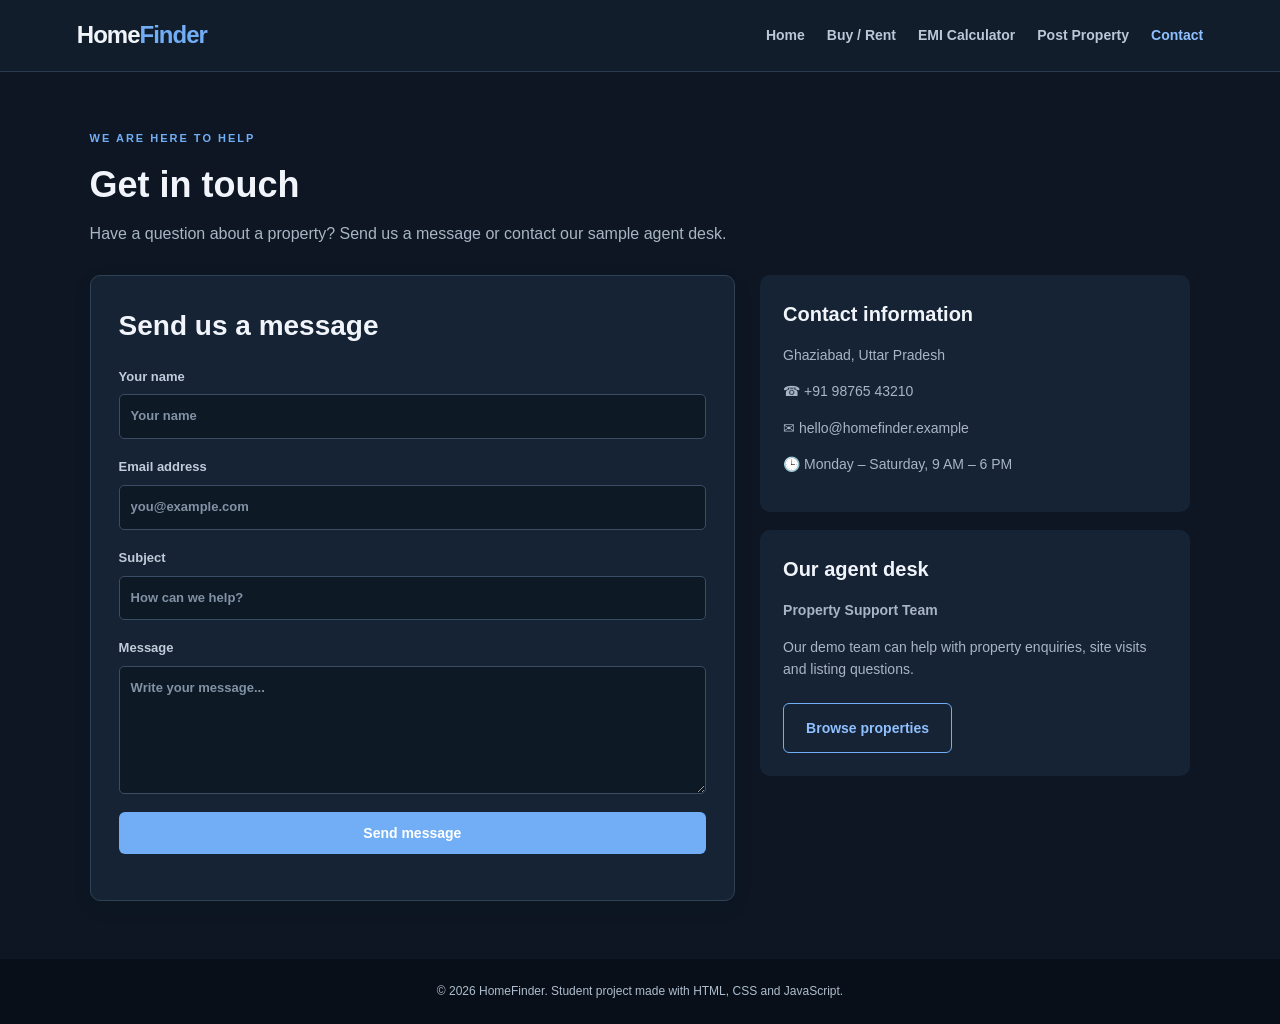
<file: contact.html>
<!DOCTYPE html>
<html lang="en">

<head>
  <meta charset="UTF-8">
  <meta name="viewport" content="width=device-width, initial-scale=1.0">
  <title>HomeFinder | Contact</title>
  <link rel="stylesheet" href="style.css">
  <script src="script.js" defer></script>
</head>

<body>
  <header class="site-header"><a class="logo" href="index.html">Home<span>Finder</span></a>
    <nav><a href="index.html">Home</a><a href="listings.html">Buy / Rent</a><a href="emi.html">EMI Calculator</a><a
        href="post-property.html">Post Property</a><a class="active" href="contact.html">Contact</a></nav>
  </header>
  <main class="section">
    <p class="eyebrow">WE ARE HERE TO HELP</p>
    <h1 class="page-title">Get in touch</h1>
    <p class="intro">Have a question about a property? Send us a message or contact our sample agent desk.</p>
    <div class="contact-layout">
      <form class="form-card" id="contactForm">
        <h2>Send us a message</h2><label>Your name<input type="text" required
            placeholder="Your name"></label><label>Email address<input type="email" required
            placeholder="you@example.com"></label><label>Subject<input type="text" required
            placeholder="How can we help?"></label><label>Message<textarea rows="5" required
            placeholder="Write your message..."></textarea></label><button class="btn" type="submit">Send
          message</button>
        <p id="contactMessage" class="form-message" aria-live="polite"></p>
      </form>
      <div class="contact-side">
        <div class="contact-card">
          <h2>Contact information</h2>
          <p>Ghaziabad, Uttar Pradesh</p>
          <p>☎ +91 98765 43210</p>
          <p>✉ hello@homefinder.example</p>
          <p>🕒 Monday – Saturday, 9 AM – 6 PM</p>
        </div>
        <div class="contact-card">
          <h2>Our agent desk</h2>
          <p><strong>Property Support Team</strong></p>
          <p>Our demo team can help with property enquiries, site visits and listing questions.</p><a
            class="btn btn-outline" href="listings.html">Browse properties</a>
        </div>
      </div>
    </div>
  </main>
  <footer>
    <p>© 2026 HomeFinder. Student project made with HTML, CSS and JavaScript.</p>
  </footer>
</body>

</html>
</file>
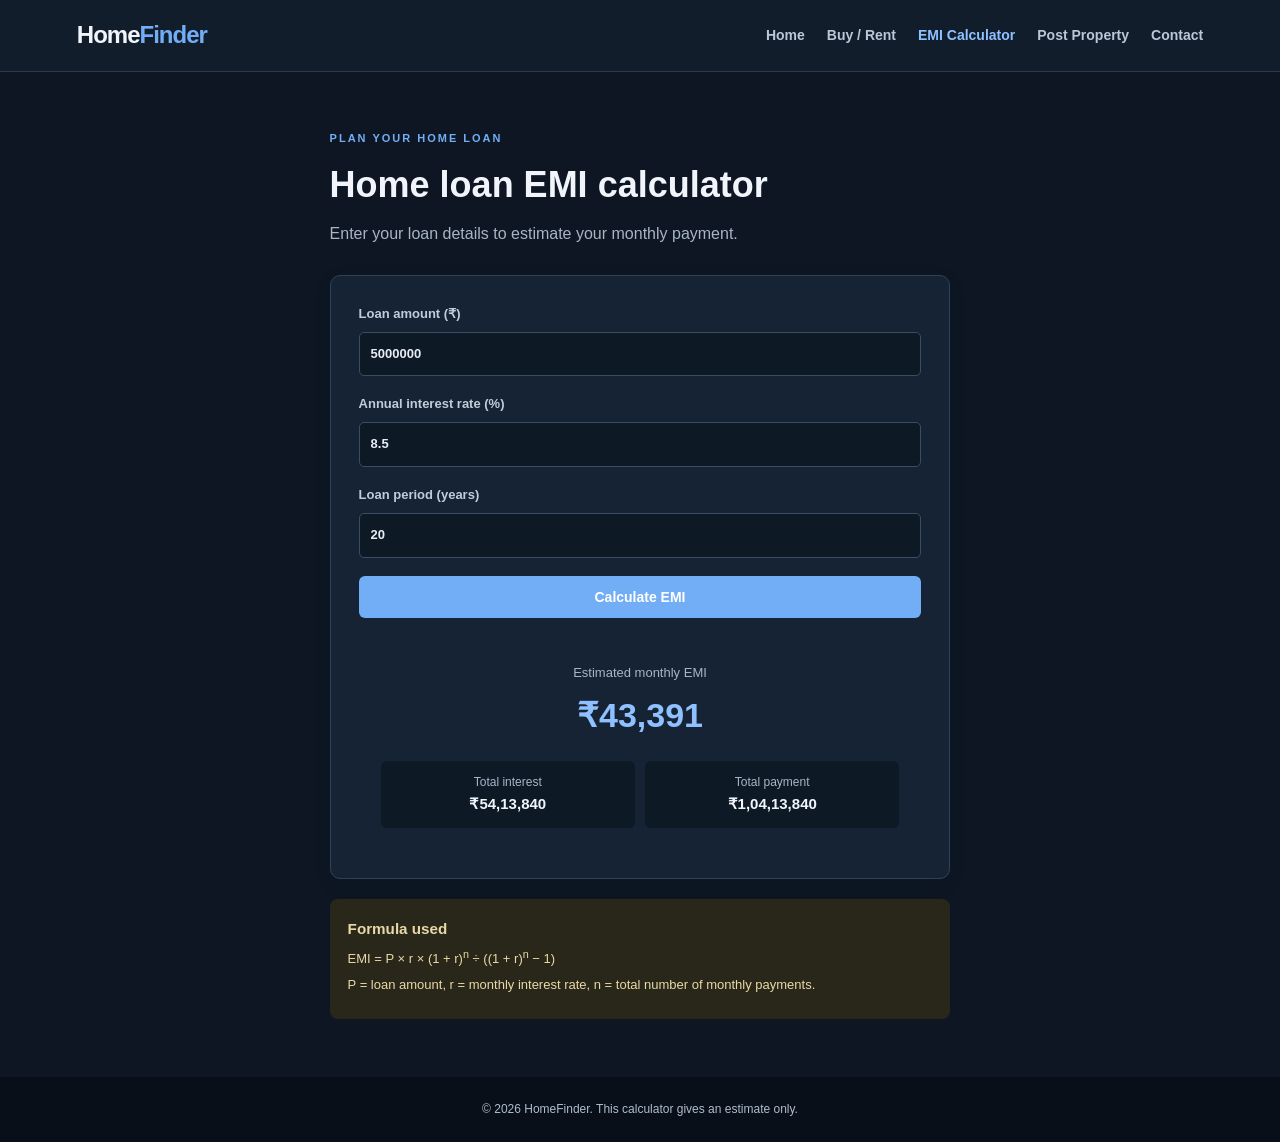
<file: emi.html>
<!DOCTYPE html>
<html lang="en">

<head>
  <meta charset="UTF-8">
  <meta name="viewport" content="width=device-width, initial-scale=1.0">
  <title>HomeFinder | EMI Calculator</title>
  <link rel="stylesheet" href="style.css">
  <script src="script.js" defer></script>
</head>

<body>
  <header class="site-header"><a class="logo" href="index.html">Home<span>Finder</span></a>
    <nav><a href="index.html">Home</a><a href="listings.html">Buy / Rent</a><a class="active" href="emi.html">EMI
        Calculator</a><a href="post-property.html">Post Property</a><a href="contact.html">Contact</a></nav>
  </header>
  <main class="section narrow">
    <p class="eyebrow">PLAN YOUR HOME LOAN</p>
    <h1 class="page-title">Home loan EMI calculator</h1>
    <p class="intro">Enter your loan details to estimate your monthly payment.</p>
    <div class="calculator-card">
      <label>Loan amount (₹)<input type="number" id="loanAmount" value="5000000" min="1"></label>
      <label>Annual interest rate (%)<input type="number" id="interestRate" value="8.5" min="0" step="0.1"></label>
      <label>Loan period (years)<input type="number" id="loanYears" value="20" min="1" max="40"></label>
      <button class="btn" id="calculateEMI">Calculate EMI</button>
      <div class="emi-result" aria-live="polite">
        <p>Estimated monthly EMI</p>
        <h2 id="emiValue">₹43,391</h2>
        <div class="result-grid">
          <div><span>Total interest</span><strong id="interestValue">₹54,13,840</strong></div>
          <div><span>Total payment</span><strong id="totalValue">₹1,04,13,840</strong></div>
        </div>
      </div>
    </div>
    <div class="info-note">
      <h3>Formula used</h3>
      <p>EMI = P × r × (1 + r)<sup>n</sup> ÷ ((1 + r)<sup>n</sup> − 1)</p>
      <p>P = loan amount, r = monthly interest rate, n = total number of monthly payments.</p>
    </div>
  </main>
  <footer>
    <p>© 2026 HomeFinder. This calculator gives an estimate only.</p>
  </footer>
</body>

</html>
</file>
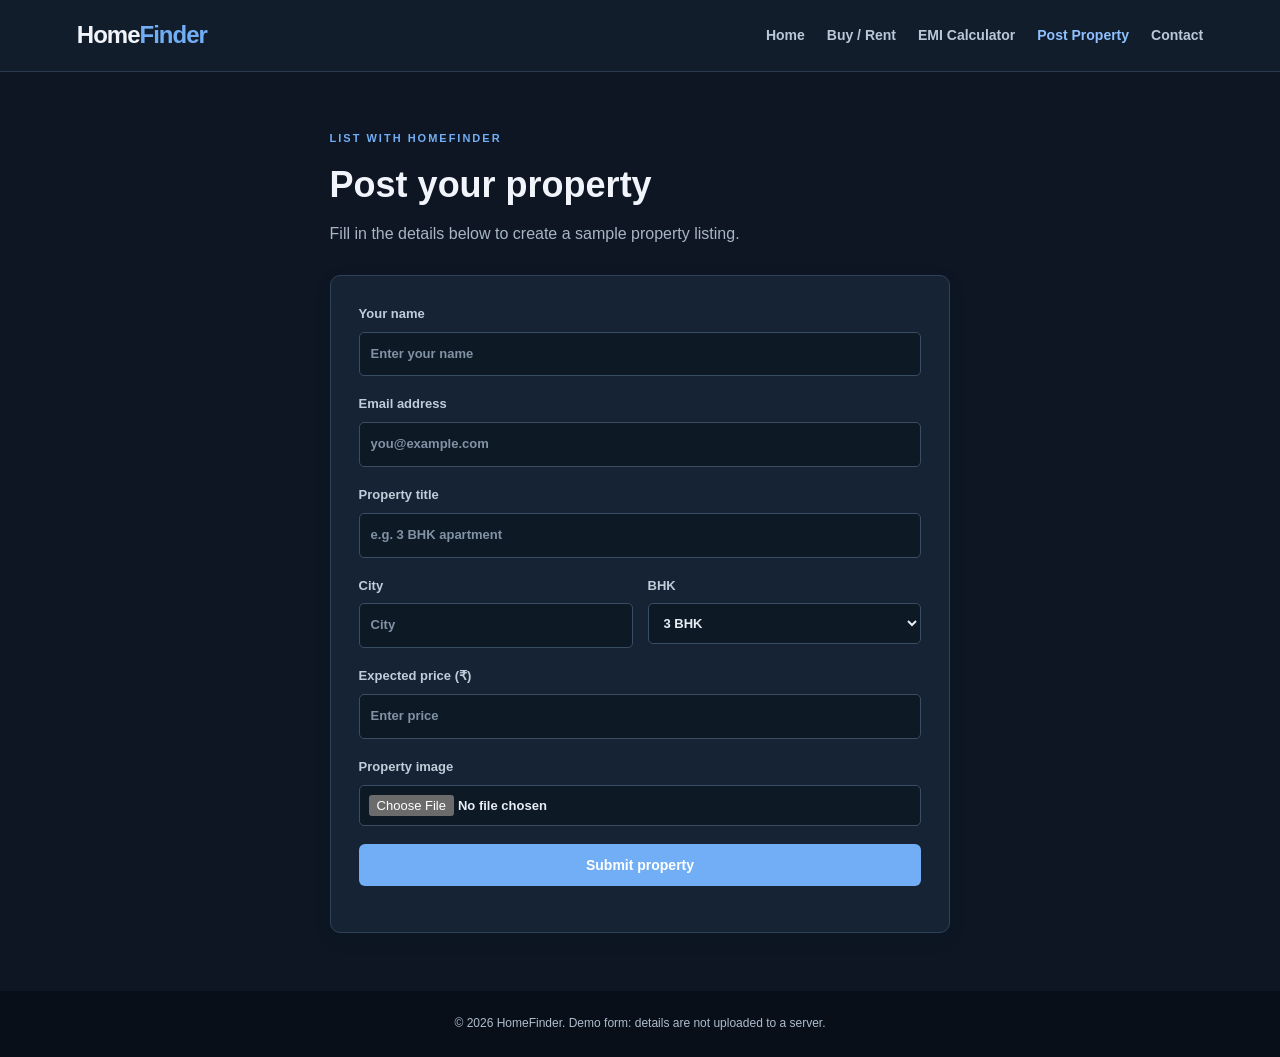
<file: post-property.html>
<!DOCTYPE html>
<html lang="en">

<head>
  <meta charset="UTF-8">
  <meta name="viewport" content="width=device-width, initial-scale=1.0">
  <title>HomeFinder | Post Property</title>
  <link rel="stylesheet" href="style.css">
  <script src="script.js" defer></script>
</head>

<body>
  <header class="site-header"><a class="logo" href="index.html">Home<span>Finder</span></a>
    <nav><a href="index.html">Home</a><a href="listings.html">Buy / Rent</a><a href="emi.html">EMI Calculator</a><a
        class="active" href="post-property.html">Post Property</a><a href="contact.html">Contact</a></nav>
  </header>
  <main class="section narrow">
    <p class="eyebrow">LIST WITH HOMEFINDER</p>
    <h1 class="page-title">Post your property</h1>
    <p class="intro">Fill in the details below to create a sample property listing.</p>
    <form class="form-card" id="propertyForm">
      <label>Your name<input type="text" id="ownerName" placeholder="Enter your name" required></label>
      <label>Email address<input type="email" id="ownerEmail" placeholder="you@example.com" required></label>
      <label>Property title<input type="text" id="propertyTitle" placeholder="e.g. 3 BHK apartment" required></label>
      <div class="two-fields"><label>City<input type="text" id="propertyCity" placeholder="City"
            required></label><label>BHK<select id="propertyBhk">
            <option>1 BHK</option>
            <option>2 BHK</option>
            <option selected>3 BHK</option>
            <option>4 BHK</option>
          </select></label></div>
      <label>Expected price (₹)<input type="number" id="propertyPrice" min="1" placeholder="Enter price"
          required></label>
      <label>Property image<input type="file" id="propertyImage" accept="image/*"></label>
      <img id="imagePreview" class="image-preview" alt="Selected property preview" hidden>
      <button class="btn" type="submit">Submit property</button>
      <p id="formMessage" class="form-message" aria-live="polite"></p>
    </form>
  </main>
  <footer>
    <p>© 2026 HomeFinder. Demo form: details are not uploaded to a server.</p>
  </footer>
</body>

</html>
</file>
<file: style.css>
:root {
  --navy: #142b45;
  --blue: #2463a6;
  --pale: #f3f6fa;
  --text: #263445;
  --muted: #6d7a89;
  --line: #dfe5ec
}

* {
  box-sizing: border-box
}

body {
  margin: 0;
  font-family: Arial, Helvetica, sans-serif;
  color: var(--text);
  line-height: 1.6;
  background: #fff
}

a {
  color: var(--blue);
  text-decoration: none
}

.site-header {
  min-height: 72px;
  padding: 14px 6%;
  display: flex;
  align-items: center;
  justify-content: space-between;
  gap: 20px;
  background: #fff;
  border-bottom: 1px solid var(--line);
  position: sticky;
  top: 0;
  z-index: 5
}

.logo {
  font-size: 24px;
  font-weight: 800;
  color: var(--navy);
  letter-spacing: -1px
}

.logo span {
  color: var(--blue)
}

nav {
  display: flex;
  gap: 22px;
  flex-wrap: wrap
}

nav a {
  color: #526174;
  font-size: 14px;
  font-weight: 600
}

nav a:hover,
nav a.active {
  color: var(--blue)
}

.hero {
  min-height: 470px;
  background: linear-gradient(90deg, rgba(12, 31, 52, .88), rgba(12, 31, 52, .25)), url('https://images.unsplash.com/photo-1600594324208-5f4a7c7f5c6d?w=1600') center/cover no-repeat;
  display: flex;
  align-items: center;
  padding: 60px 9%;
  background-image: linear-gradient(90deg, rgba(12, 31, 52, .88), rgba(12, 31, 52, .25)), url('https://images.unsplash.com/photo-1600594324208-5f4a7c7f5c6d?w=1600')
}

.hero-content {
  max-width: 560px;
  color: #fff
}

.hero h1 {
  font-size: clamp(38px, 5vw, 60px);
  line-height: 1.08;
  margin: 10px 0 18px
}

.hero p:not(.eyebrow) {
  font-size: 17px;
  color: #e5edf6;
  margin-bottom: 28px
}

.eyebrow {
  font-size: 11px;
  font-weight: 800;
  letter-spacing: 2px;
  color: var(--blue);
  margin: 0 0 8px
}

.hero .eyebrow {
  color: #b9d7f5
}

.btn {
  display: inline-block;
  border: 0;
  border-radius: 6px;
  background: var(--blue);
  color: #fff;
  padding: 13px 22px;
  font-size: 14px;
  font-weight: 700;
  cursor: pointer;
  text-align: center
}

.btn:hover {
  background: #174d87
}

.btn-small {
  padding: 10px 15px
}

.btn-outline {
  background: #fff;
  color: var(--blue);
  border: 1px solid var(--blue);
  margin-top: 10px
}

.btn-outline:hover {
  background: #eef5fc
}

.section {
  padding: 58px 7%;
  max-width: 1300px;
  margin: auto
}

.section.soft {
  max-width: none;
  background: var(--pale);
  padding-left: 7%;
  padding-right: 7%
}

.section-heading {
  display: flex;
  justify-content: space-between;
  align-items: end;
  margin-bottom: 25px
}

.section h2 {
  font-size: 28px;
  color: var(--navy);
  margin: 0
}

.category-grid,
.property-grid {
  display: grid;
  grid-template-columns: repeat(3, 1fr);
  gap: 22px
}

.category-card {
  padding: 28px;
  background: var(--pale);
  border-radius: 10px;
  color: var(--text);
  border: 1px solid var(--line)
}

.category-card span {
  font-size: 30px
}

.category-card h3 {
  margin: 10px 0 4px;
  color: var(--navy)
}

.category-card p {
  margin: 0;
  color: var(--muted);
  font-size: 14px
}

.property-card {
  background: #fff;
  border: 1px solid var(--line);
  border-radius: 10px;
  overflow: hidden;
  box-shadow: 0 5px 18px rgba(23, 44, 68, .05)
}

.property-card>img {
  width: 100%;
  height: 205px;
  object-fit: cover;
  display: block
}

.property-info {
  padding: 18px
}

.property-info h3 {
  margin: 8px 0 3px;
  color: var(--navy)
}

.property-info p {
  margin: 4px 0;
  color: var(--muted);
  font-size: 13px
}

.property-info strong {
  display: block;
  margin: 12px 0;
  color: var(--navy);
  font-size: 18px
}

.property-info>a {
  font-size: 13px;
  font-weight: 700
}

.tag {
  display: inline-block;
  background: #e5f1ff;
  color: #245f9d;
  padding: 4px 9px;
  border-radius: 4px;
  font-size: 11px;
  font-weight: 700
}

.tag.rent {
  background: #e7f7ef;
  color: #23734b
}

footer {
  padding: 23px 6%;
  background: var(--navy);
  color: #d6e0eb;
  text-align: center;
  font-size: 12px
}

footer p {
  margin: 0
}

.page-title {
  font-size: 36px;
  color: var(--navy);
  margin: 0 0 8px
}

.intro {
  color: var(--muted);
  margin: 0 0 28px
}

.filter-panel {
  display: flex;
  align-items: end;
  gap: 18px;
  flex-wrap: wrap;
  background: var(--pale);
  padding: 20px;
  border-radius: 10px;
  margin: 25px 0
}

.filter-panel label,
.form-card label,
.calculator-card label {
  display: flex;
  flex-direction: column;
  gap: 7px;
  font-size: 13px;
  font-weight: 700;
  color: #435267;
  flex: 1;
  min-width: 145px
}

.filter-panel select,
.filter-panel input,
.form-card input,
.form-card select,
.form-card textarea,
.calculator-card input {
  padding: 11px;
  border: 1px solid var(--line);
  border-radius: 5px;
  font: inherit;
  background: #fff;
  color: var(--text);
  width: 100%
}

.range-label {
  min-width: 220px
}

.range-label input {
  padding: 0
}

.toolbar {
  display: flex;
  justify-content: space-between;
  gap: 12px;
  color: var(--muted);
  font-size: 13px;
  margin: 18px 0
}

.toolbar p {
  margin: 0
}

.listing-item[hidden] {
  display: none
}

.card-actions {
  display: flex;
  align-items: center;
  gap: 12px;
  flex-wrap: wrap;
  font-size: 12px
}

.text-button {
  background: none;
  border: 0;
  color: var(--blue);
  cursor: pointer;
  font: inherit
}

.text-button.saved {
  color: #c13d58
}

.compare-check {
  font-size: 12px;
  color: var(--muted)
}

.compare-panel {
  margin-top: 30px;
  padding: 22px;
  background: #f4f8fc;
  border: 1px solid var(--line);
  border-radius: 10px
}

.compare-panel h2 {
  margin: 0 0 14px
}

.compare-table {
  width: 100%;
  border-collapse: collapse;
  background: #fff
}

.compare-table th,
.compare-table td {
  padding: 12px;
  border: 1px solid var(--line);
  text-align: left;
  font-size: 13px
}

.detail-layout {
  display: grid;
  grid-template-columns: 1.5fr 1fr;
  gap: 28px;
  margin-top: 22px
}

.detail-image {
  width: 100%;
  height: 390px;
  object-fit: cover;
  border-radius: 10px
}

.thumb-grid {
  display: grid;
  grid-template-columns: repeat(3, 1fr);
  gap: 10px;
  margin-top: 10px
}

.thumb-grid img {
  width: 100%;
  height: 105px;
  object-fit: cover;
  border-radius: 6px
}

.detail-summary {
  padding: 25px;
  border: 1px solid var(--line);
  border-radius: 10px;
  align-self: start
}

.detail-summary h1 {
  color: var(--navy);
  font-size: 29px;
  margin: 12px 0 4px
}

.detail-summary h2 {
  font-size: 25px;
  margin: 15px 0
}

.detail-summary p {
  color: var(--muted);
  font-size: 14px
}

.feature-row {
  display: flex;
  flex-wrap: wrap;
  gap: 12px;
  margin: 22px 0;
  font-size: 13px
}

.detail-summary .btn {
  width: 100%;
  margin-top: 8px
}

.detail-description {
  max-width: 780px;
  margin-top: 35px
}

.detail-description p {
  color: var(--muted)
}

.detail-description table {
  border-collapse: collapse;
  width: 100%
}

.detail-description th,
.detail-description td {
  text-align: left;
  padding: 11px;
  border-bottom: 1px solid var(--line);
  font-size: 14px
}

.detail-description th {
  width: 35%;
  color: var(--navy)
}

.back-link {
  font-size: 13px
}

.narrow {
  max-width: 800px
}

.calculator-card,
.form-card {
  padding: 28px;
  border: 1px solid var(--line);
  border-radius: 10px;
  box-shadow: 0 6px 22px rgba(20, 43, 69, .06);
  display: flex;
  flex-direction: column;
  gap: 18px
}

.emi-result {
  margin-top: 5px;
  padding: 22px;
  background: var(--pale);
  border-radius: 8px;
  text-align: center
}

.emi-result p {
  margin: 0;
  color: var(--muted);
  font-size: 13px
}

.emi-result h2 {
  font-size: 34px;
  color: var(--blue);
  margin: 5px 0 18px
}

.result-grid {
  display: grid;
  grid-template-columns: 1fr 1fr;
  gap: 10px
}

.result-grid div {
  background: #fff;
  padding: 12px;
  border-radius: 6px
}

.result-grid span,
.result-grid strong {
  display: block
}

.result-grid span {
  font-size: 12px;
  color: var(--muted)
}

.result-grid strong {
  font-size: 15px;
  color: var(--navy)
}

.info-note {
  margin-top: 20px;
  padding: 18px;
  background: #fff8e9;
  border-radius: 8px;
  color: #70572b;
  font-size: 13px
}

.info-note h3 {
  margin: 0 0 5px
}

.info-note p {
  margin: 5px 0
}

.two-fields {
  display: flex;
  gap: 15px
}

.image-preview {
  width: 100%;
  max-height: 260px;
  object-fit: contain;
  background: var(--pale);
  border-radius: 6px
}

.form-message {
  margin: 0;
  color: #23734b;
  font-weight: 700;
  font-size: 14px
}

.contact-layout {
  display: grid;
  grid-template-columns: 1.2fr .8fr;
  gap: 25px;
  align-items: start
}

.contact-side {
  display: grid;
  gap: 18px
}

.contact-card {
  padding: 23px;
  background: var(--pale);
  border-radius: 10px
}

.contact-card h2 {
  font-size: 20px;
  margin-bottom: 12px
}

.contact-card p {
  font-size: 14px;
  color: #586779
}

.contact-card .btn {
  margin-top: 8px
}

.form-card h2 {
  margin: 0;
  color: var(--navy)
}

.form-card textarea {
  resize: vertical
}

.form-card input[type=file] {
  padding: 9px
}

@media(max-width:800px) {
  .site-header {
    align-items: flex-start;
    flex-direction: column
  }

  nav {
    gap: 12px
  }

  .category-grid,
  .property-grid {
    grid-template-columns: repeat(2, 1fr)
  }

  .detail-layout,
  .contact-layout {
    grid-template-columns: 1fr
  }

  .detail-image {
    height: 300px
  }
}

@media(max-width:560px) {
  .section {
    padding: 38px 5%
  }

  .category-grid,
  .property-grid {
    grid-template-columns: 1fr
  }

  .hero {
    min-height: 410px;
    padding: 40px 7%
  }

  .toolbar {
    flex-direction: column
  }

  .two-fields {
    flex-direction: column
  }

  .page-title {
    font-size: 30px
  }

  .detail-image {
    height: 240px
  }

  .filter-panel {
    align-items: stretch
  }

  .filter-panel label {
    min-width: 100%
  }

  .result-grid {
    grid-template-columns: 1fr
  }
}

/* DARK THEME OVERRIDES */
:root {
  --navy: #f1f5fb;
  --blue: #72aef5;
  --pale: #182333;
  --text: #e7edf5;
  --muted: #a8b5c5;
  --line: #304156;
}

html {
  color-scheme: dark
}

body {
  background: #0d1622;
  color: var(--text)
}

.site-header {
  background: #111d2b;
  border-bottom-color: #2a3a4e
}

.logo {
  color: #f1f5fb
}

nav a {
  color: #bac7d6
}

nav a:hover,
nav a.active {
  color: #8fc0ff
}

.hero {
  background-image: linear-gradient(90deg, rgba(5, 13, 23, .93), rgba(5, 13, 23, .42)), url('https://images.unsplash.com/photo-1600594324208-5f4a7c7f5c6d?w=1600')
}

.hero-content {
  color: #fff
}

.hero .eyebrow {
  color: #9bc9ff
}

.section.soft {
  background: #111d2b
}

.category-card,
.property-card,
.detail-summary,
.calculator-card,
.form-card,
.contact-card,
.compare-panel,
.result-grid div {
  background: #162334;
  border-color: #304156
}

.category-card {
  color: #e7edf5
}

.category-card h3,
.property-info h3,
.property-info strong,
.detail-summary h1,
.detail-description th,
.section h2,
.page-title,
.form-card h2 {
  color: #f1f5fb
}

.category-card p,
.property-info p,
.detail-summary p,
.detail-description p,
.intro,
.toolbar,
.contact-card p {
  color: #a8b5c5
}

.tag {
  background: #203b59;
  color: #a8d0ff
}

.tag.rent {
  background: #183d32;
  color: #8de0b5
}

.filter-panel,
.emi-result,
.info-note {
  background: #162334;
  border-color: #304156
}

.filter-panel label,
.form-card label,
.calculator-card label {
  color: #c1ccda
}

.filter-panel select,
.filter-panel input,
.form-card input,
.form-card select,
.form-card textarea,
.calculator-card input {
  background: #0e1926;
  color: #e7edf5;
  border-color: #3a4d64
}

.form-card input::placeholder,
.form-card textarea::placeholder {
  color: #8292a5
}

.detail-description th,
.detail-description td {
  border-bottom-color: #304156
}

.detail-summary,
.contact-card {
  color: #e7edf5
}

.compare-table {
  background: #162334;
  color: #e7edf5
}

.compare-table th,
.compare-table td {
  border-color: #304156
}

.compare-table th {
  color: #f1f5fb
}

.result-grid div {
  background: #0e1926
}

.result-grid span {
  color: #a8b5c5
}

.result-grid strong {
  color: #f1f5fb
}

.emi-result h2 {
  color: #8fc0ff
}

.info-note {
  background: #292719;
  color: #e9d9a8
}

.btn-outline {
  background: transparent;
  color: #8fc0ff;
  border-color: #72aef5
}

.btn-outline:hover {
  background: #1c3048
}

.back-link,
.property-info>a,
.card-actions a {
  color: #8fc0ff
}

.text-button {
  color: #8fc0ff
}

.text-button.saved {
  color: #ff8298
}

footer {
  background: #080f18;
  color: #aebdce
}

.image-preview {
  background: #0e1926
}
</file>
